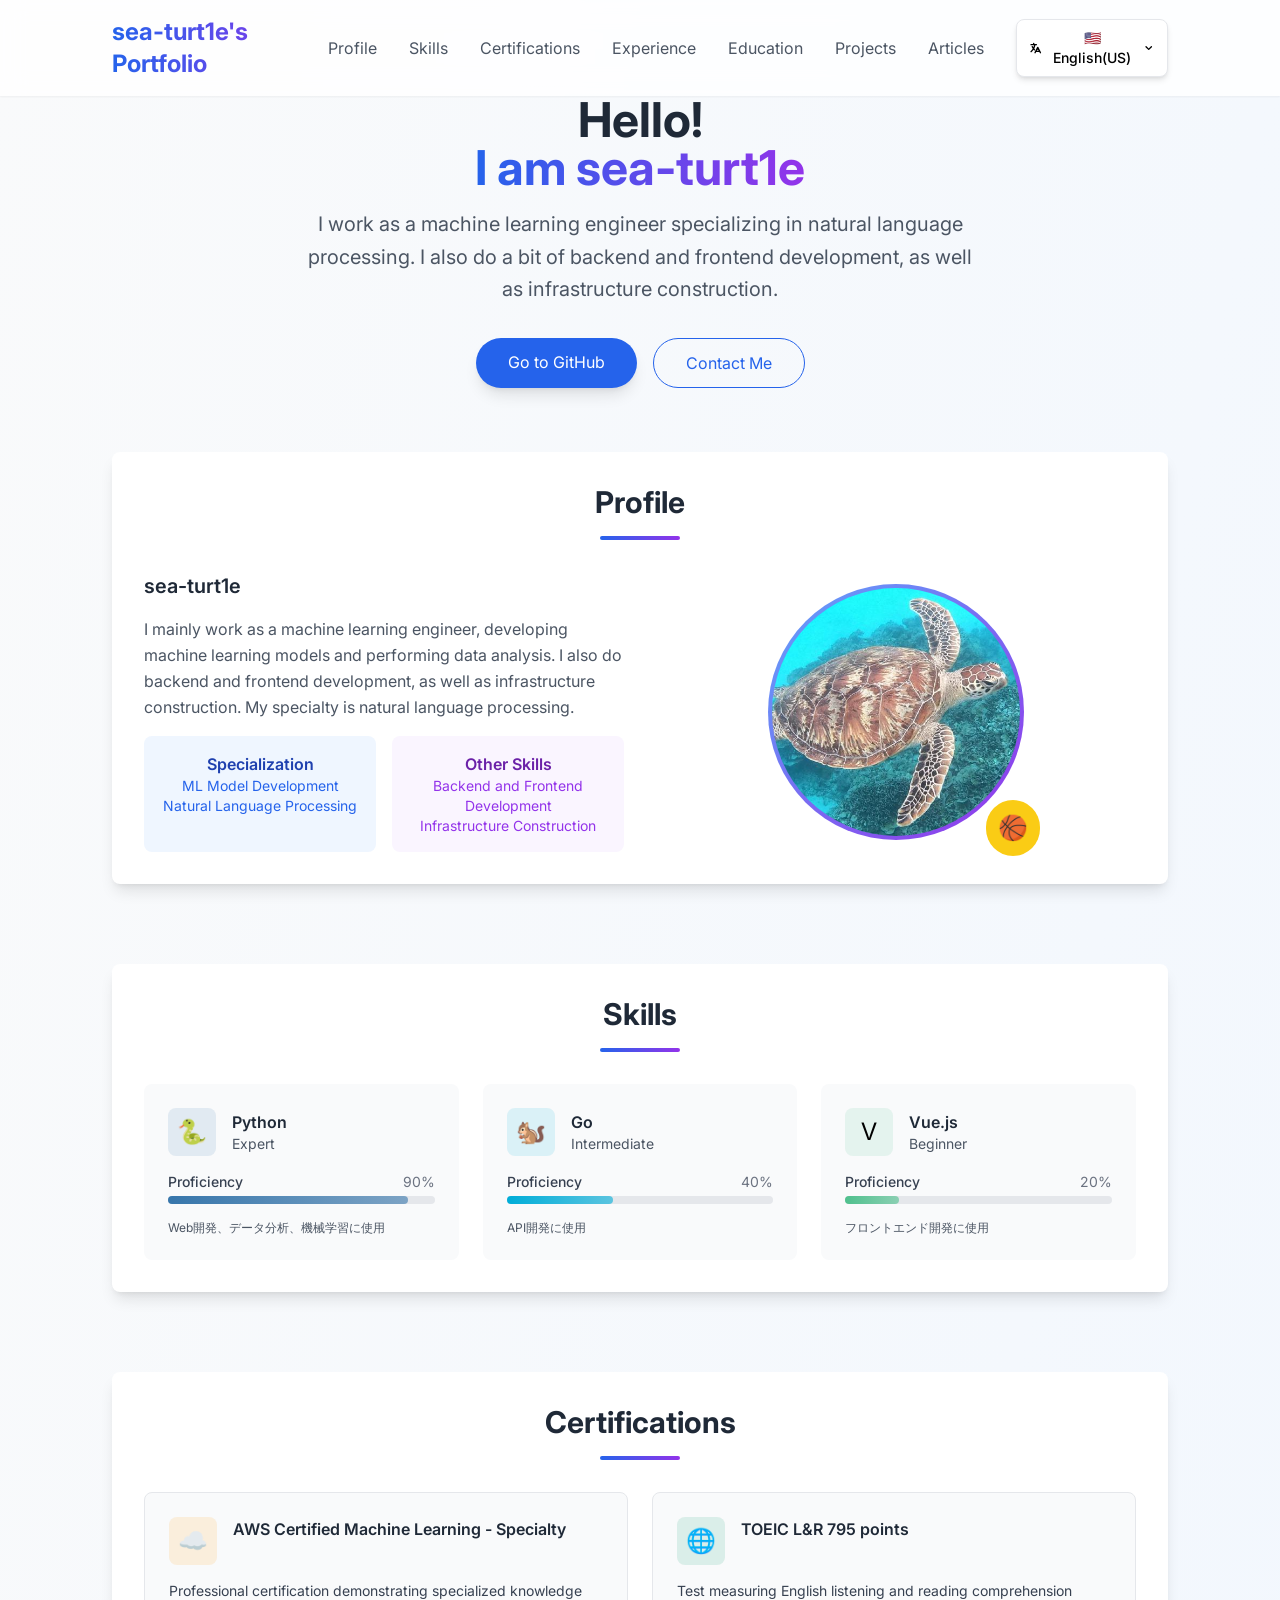
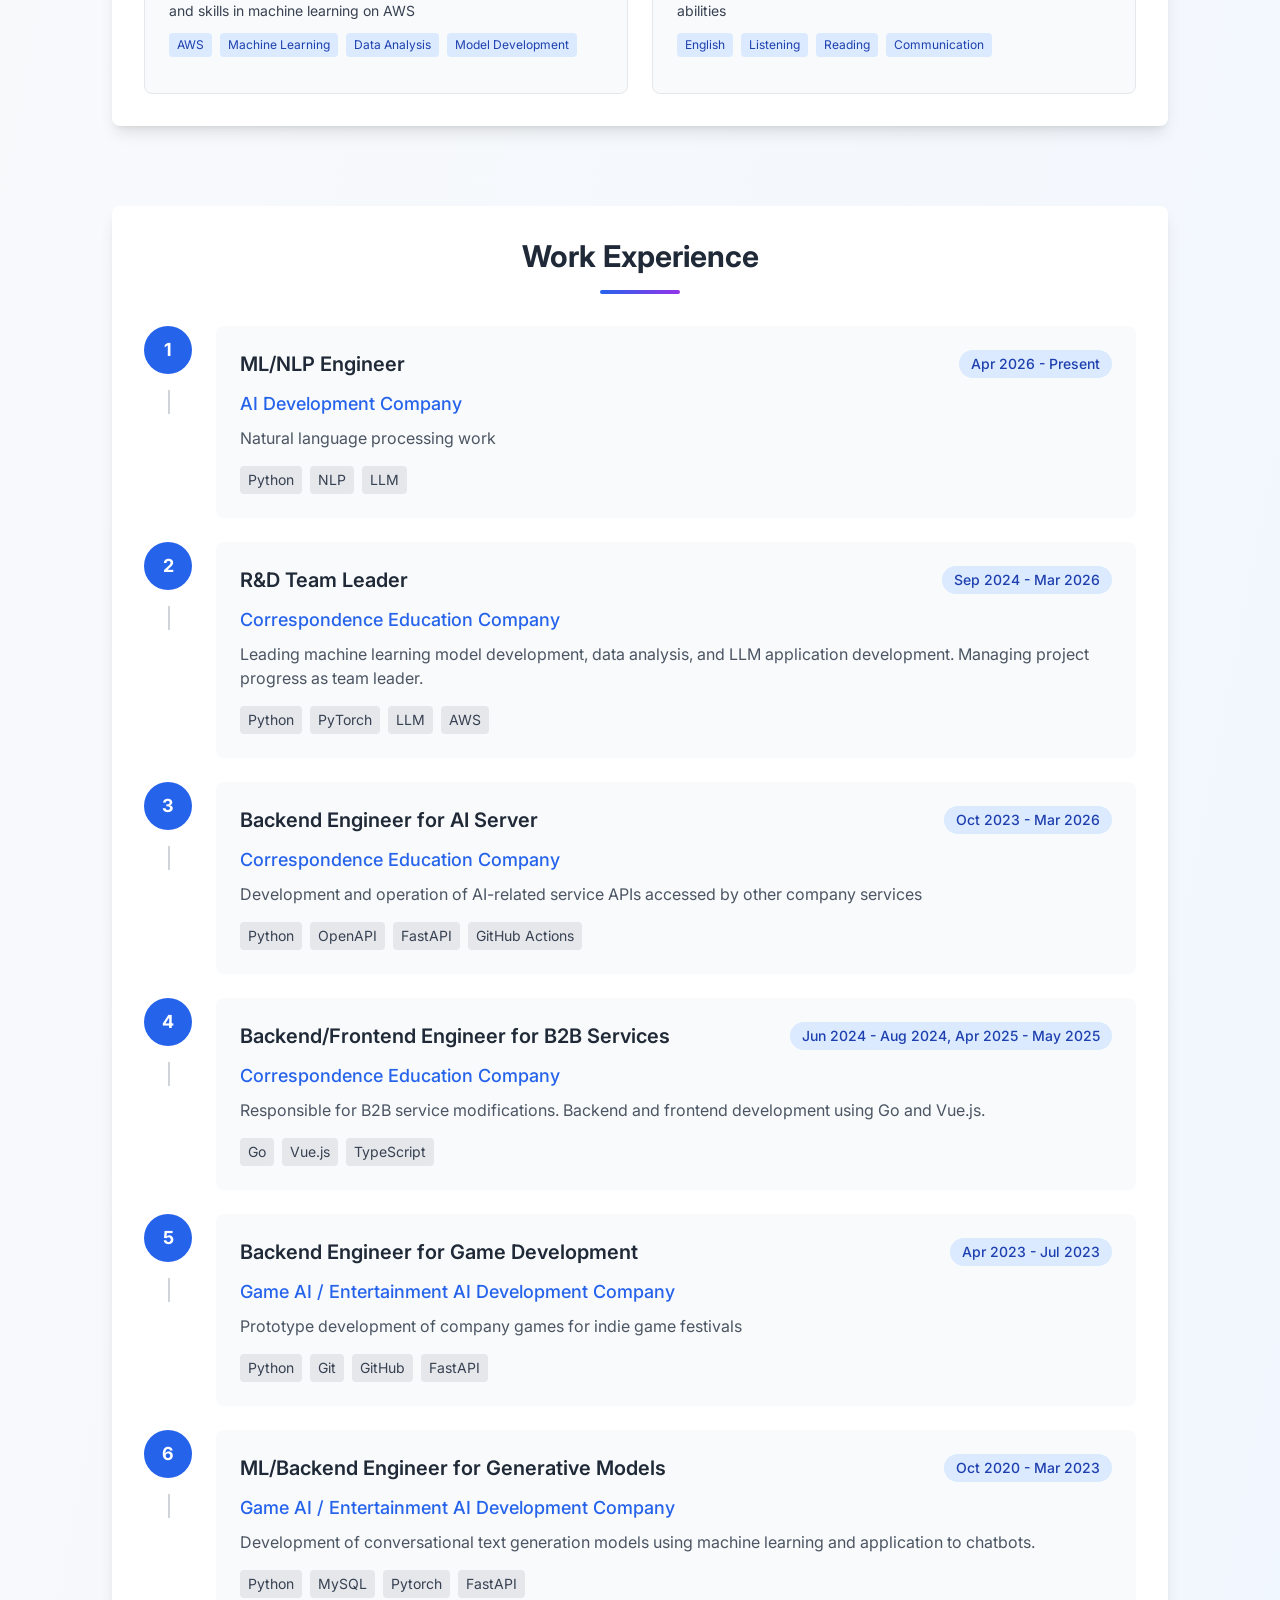
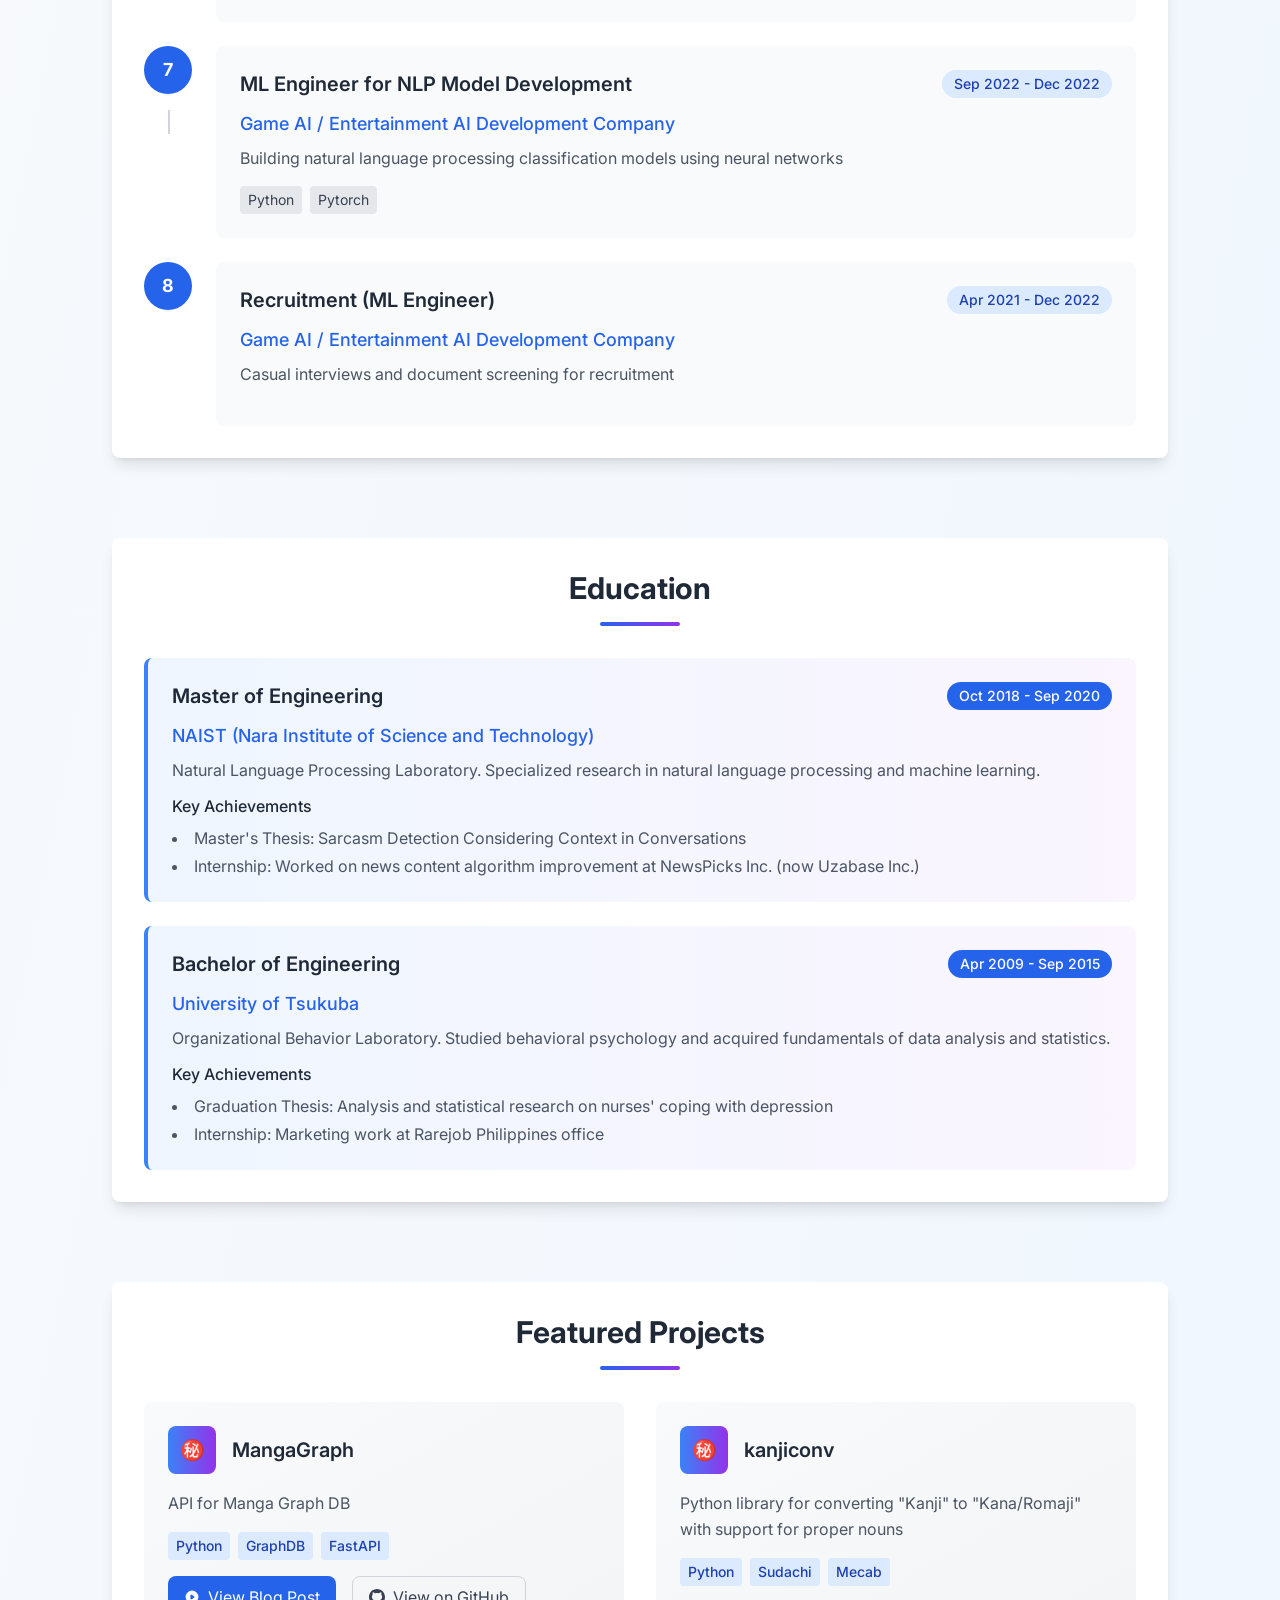
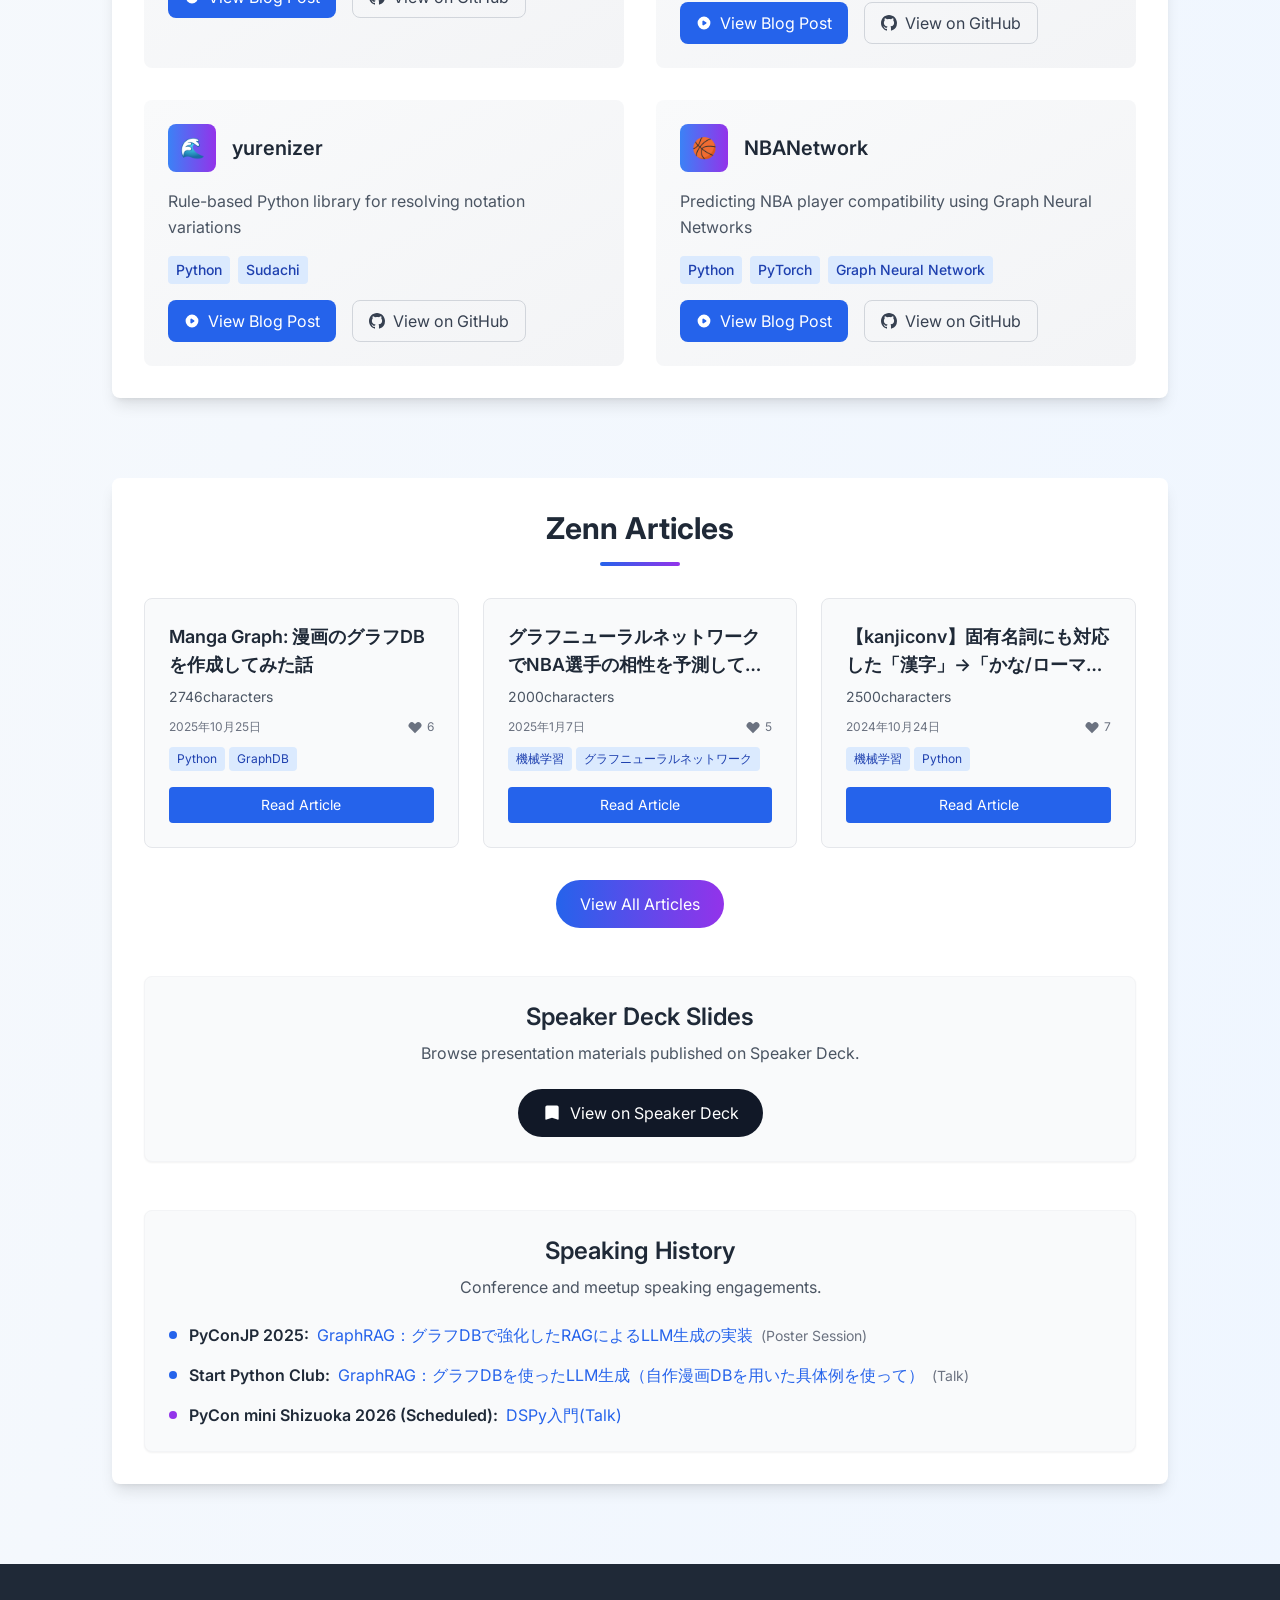
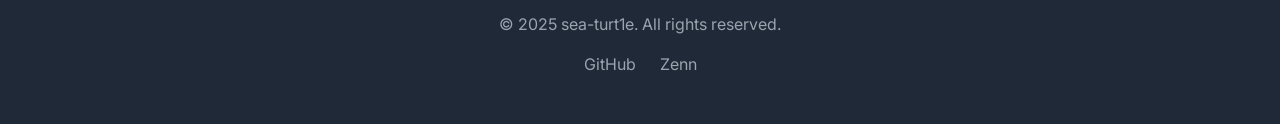
<file: index.html>
<!doctype html><html lang=""><head><meta charset="utf-8"><meta http-equiv="X-UA-Compatible" content="IE=edge"><meta name="viewport" content="width=device-width,initial-scale=1"><link rel="icon" href="/favicon.ico"><title>sea-turt1e's Portfolio</title><script defer="defer" src="/js/chunk-vendors.dd2566d1.js"></script><script defer="defer" src="/js/app.f75a1af8.js"></script><link href="/css/app.394651d8.css" rel="stylesheet"></head><body><noscript><strong>We're sorry but sea-turt1e's Portfolio doesn't work properly without JavaScript enabled. Please enable it to continue.</strong></noscript><div id="app"></div></body></html>
</file>
<file: css/app.394651d8.css>
@import url(https://fonts.googleapis.com/css2?family=Inter:wght@300;400;500;600;700&display=swap);.line-clamp-2[data-v-d88971d0]{-webkit-line-clamp:2;line-clamp:2}.line-clamp-2[data-v-d88971d0],.line-clamp-3[data-v-d88971d0]{display:-webkit-box;-webkit-box-orient:vertical;overflow:hidden}.line-clamp-3[data-v-d88971d0]{-webkit-line-clamp:3;line-clamp:3}*,:after,:before{--tw-border-spacing-x:0;--tw-border-spacing-y:0;--tw-translate-x:0;--tw-translate-y:0;--tw-rotate:0;--tw-skew-x:0;--tw-skew-y:0;--tw-scale-x:1;--tw-scale-y:1;--tw-pan-x: ;--tw-pan-y: ;--tw-pinch-zoom: ;--tw-scroll-snap-strictness:proximity;--tw-gradient-from-position: ;--tw-gradient-via-position: ;--tw-gradient-to-position: ;--tw-ordinal: ;--tw-slashed-zero: ;--tw-numeric-figure: ;--tw-numeric-spacing: ;--tw-numeric-fraction: ;--tw-ring-inset: ;--tw-ring-offset-width:0px;--tw-ring-offset-color:#fff;--tw-ring-color:rgba(59,130,246,.5);--tw-ring-offset-shadow:0 0 #0000;--tw-ring-shadow:0 0 #0000;--tw-shadow:0 0 #0000;--tw-shadow-colored:0 0 #0000;--tw-blur: ;--tw-brightness: ;--tw-contrast: ;--tw-grayscale: ;--tw-hue-rotate: ;--tw-invert: ;--tw-saturate: ;--tw-sepia: ;--tw-drop-shadow: ;--tw-backdrop-blur: ;--tw-backdrop-brightness: ;--tw-backdrop-contrast: ;--tw-backdrop-grayscale: ;--tw-backdrop-hue-rotate: ;--tw-backdrop-invert: ;--tw-backdrop-opacity: ;--tw-backdrop-saturate: ;--tw-backdrop-sepia: ;--tw-contain-size: ;--tw-contain-layout: ;--tw-contain-paint: ;--tw-contain-style: }::backdrop{--tw-border-spacing-x:0;--tw-border-spacing-y:0;--tw-translate-x:0;--tw-translate-y:0;--tw-rotate:0;--tw-skew-x:0;--tw-skew-y:0;--tw-scale-x:1;--tw-scale-y:1;--tw-pan-x: ;--tw-pan-y: ;--tw-pinch-zoom: ;--tw-scroll-snap-strictness:proximity;--tw-gradient-from-position: ;--tw-gradient-via-position: ;--tw-gradient-to-position: ;--tw-ordinal: ;--tw-slashed-zero: ;--tw-numeric-figure: ;--tw-numeric-spacing: ;--tw-numeric-fraction: ;--tw-ring-inset: ;--tw-ring-offset-width:0px;--tw-ring-offset-color:#fff;--tw-ring-color:rgba(59,130,246,.5);--tw-ring-offset-shadow:0 0 #0000;--tw-ring-shadow:0 0 #0000;--tw-shadow:0 0 #0000;--tw-shadow-colored:0 0 #0000;--tw-blur: ;--tw-brightness: ;--tw-contrast: ;--tw-grayscale: ;--tw-hue-rotate: ;--tw-invert: ;--tw-saturate: ;--tw-sepia: ;--tw-drop-shadow: ;--tw-backdrop-blur: ;--tw-backdrop-brightness: ;--tw-backdrop-contrast: ;--tw-backdrop-grayscale: ;--tw-backdrop-hue-rotate: ;--tw-backdrop-invert: ;--tw-backdrop-opacity: ;--tw-backdrop-saturate: ;--tw-backdrop-sepia: ;--tw-contain-size: ;--tw-contain-layout: ;--tw-contain-paint: ;--tw-contain-style: }/*
! tailwindcss v3.4.17 | MIT License | https://tailwindcss.com
*/*,:after,:before{box-sizing:border-box;border-width:0;border-style:solid;border-color:#e5e7eb}:after,:before{--tw-content:""}:host,html{line-height:1.5;-webkit-text-size-adjust:100%;-moz-tab-size:4;-o-tab-size:4;tab-size:4;font-family:Inter,system-ui,sans-serif;font-feature-settings:normal;font-variation-settings:normal;-webkit-tap-highlight-color:transparent}body{line-height:inherit}hr{height:0;color:inherit;border-top-width:1px}abbr:where([title]){-webkit-text-decoration:underline dotted;text-decoration:underline dotted}h1,h2,h3,h4,h5,h6{font-size:inherit;font-weight:inherit}a{color:inherit;text-decoration:inherit}b,strong{font-weight:bolder}code,kbd,pre,samp{font-family:ui-monospace,SFMono-Regular,Menlo,Monaco,Consolas,Liberation Mono,Courier New,monospace;font-feature-settings:normal;font-variation-settings:normal;font-size:1em}small{font-size:80%}sub,sup{font-size:75%;line-height:0;position:relative;vertical-align:baseline}sub{bottom:-.25em}sup{top:-.5em}table{text-indent:0;border-color:inherit;border-collapse:collapse}button,input,optgroup,select,textarea{font-family:inherit;font-feature-settings:inherit;font-variation-settings:inherit;font-size:100%;font-weight:inherit;line-height:inherit;letter-spacing:inherit;color:inherit;margin:0;padding:0}button,select{text-transform:none}button,input:where([type=button]),input:where([type=reset]),input:where([type=submit]){-webkit-appearance:button;background-color:transparent;background-image:none}:-moz-focusring{outline:auto}:-moz-ui-invalid{box-shadow:none}progress{vertical-align:baseline}::-webkit-inner-spin-button,::-webkit-outer-spin-button{height:auto}[type=search]{-webkit-appearance:textfield;outline-offset:-2px}::-webkit-search-decoration{-webkit-appearance:none}::-webkit-file-upload-button{-webkit-appearance:button;font:inherit}summary{display:list-item}blockquote,dd,dl,figure,h1,h2,h3,h4,h5,h6,hr,p,pre{margin:0}fieldset{margin:0}fieldset,legend{padding:0}menu,ol,ul{list-style:none;margin:0;padding:0}dialog{padding:0}textarea{resize:vertical}input::-moz-placeholder,textarea::-moz-placeholder{opacity:1;color:#9ca3af}input::placeholder,textarea::placeholder{opacity:1;color:#9ca3af}[role=button],button{cursor:pointer}:disabled{cursor:default}audio,canvas,embed,iframe,img,object,svg,video{display:block;vertical-align:middle}img,video{max-width:100%;height:auto}[hidden]:where(:not([hidden=until-found])){display:none}.fixed{position:fixed}.absolute{position:absolute}.relative{position:relative}.-bottom-4{bottom:-1rem}.-right-4{right:-1rem}.left-6{left:1.5rem}.right-0{right:0}.top-0{top:0}.top-16{top:4rem}.z-50{z-index:50}.mx-auto{margin-left:auto;margin-right:auto}.mb-1{margin-bottom:.25rem}.mb-2{margin-bottom:.5rem}.mb-3{margin-bottom:.75rem}.mb-4{margin-bottom:1rem}.mb-6{margin-bottom:1.5rem}.mb-8{margin-bottom:2rem}.ml-1{margin-left:.25rem}.mr-1{margin-right:.25rem}.mr-2{margin-right:.5rem}.mr-4{margin-right:1rem}.mr-6{margin-right:1.5rem}.mt-12{margin-top:3rem}.mt-2{margin-top:.5rem}.mt-20{margin-top:5rem}.mt-4{margin-top:1rem}.mt-6{margin-top:1.5rem}.mt-8{margin-top:2rem}.line-clamp-2{-webkit-line-clamp:2}.line-clamp-2,.line-clamp-3{overflow:hidden;display:-webkit-box;-webkit-box-orient:vertical}.line-clamp-3{-webkit-line-clamp:3}.inline-block{display:inline-block}.flex{display:flex}.inline-flex{display:inline-flex}.grid{display:grid}.contents{display:contents}.hidden{display:none}.h-1{height:.25rem}.h-12{height:3rem}.h-2{height:.5rem}.h-4{height:1rem}.h-5{height:1.25rem}.h-6{height:1.5rem}.h-64{height:16rem}.h-8{height:2rem}.h-full{height:100%}.min-h-screen{min-height:100vh}.w-0\.5{width:.125rem}.w-12{width:3rem}.w-2{width:.5rem}.w-20{width:5rem}.w-32{width:8rem}.w-4{width:1rem}.w-5{width:1.25rem}.w-64{width:16rem}.w-8{width:2rem}.w-full{width:100%}.max-w-2xl{max-width:42rem}.max-w-6xl{max-width:72rem}.flex-1{flex:1 1 0%}.flex-shrink-0{flex-shrink:0}.rotate-180{--tw-rotate:180deg;transform:translate(var(--tw-translate-x),var(--tw-translate-y)) rotate(var(--tw-rotate)) skewX(var(--tw-skew-x)) skewY(var(--tw-skew-y)) scaleX(var(--tw-scale-x)) scaleY(var(--tw-scale-y))}@keyframes spin{to{transform:rotate(1turn)}}.animate-spin{animation:spin 1s linear infinite}.cursor-pointer{cursor:pointer}.list-inside{list-style-position:inside}.list-disc{list-style-type:disc}.grid-cols-2{grid-template-columns:repeat(2,minmax(0,1fr))}.flex-col{flex-direction:column}.flex-wrap{flex-wrap:wrap}.items-start{align-items:flex-start}.items-center{align-items:center}.justify-center{justify-content:center}.justify-between{justify-content:space-between}.gap-1{gap:.25rem}.gap-2{gap:.5rem}.gap-3{gap:.75rem}.gap-4{gap:1rem}.gap-6{gap:1.5rem}.gap-8{gap:2rem}.space-x-2>:not([hidden])~:not([hidden]){--tw-space-x-reverse:0;margin-right:calc(.5rem*var(--tw-space-x-reverse));margin-left:calc(.5rem*(1 - var(--tw-space-x-reverse)))}.space-x-4>:not([hidden])~:not([hidden]){--tw-space-x-reverse:0;margin-right:calc(1rem*var(--tw-space-x-reverse));margin-left:calc(1rem*(1 - var(--tw-space-x-reverse)))}.space-x-6>:not([hidden])~:not([hidden]){--tw-space-x-reverse:0;margin-right:calc(1.5rem*var(--tw-space-x-reverse));margin-left:calc(1.5rem*(1 - var(--tw-space-x-reverse)))}.space-x-8>:not([hidden])~:not([hidden]){--tw-space-x-reverse:0;margin-right:calc(2rem*var(--tw-space-x-reverse));margin-left:calc(2rem*(1 - var(--tw-space-x-reverse)))}.space-y-1>:not([hidden])~:not([hidden]){--tw-space-y-reverse:0;margin-top:calc(.25rem*(1 - var(--tw-space-y-reverse)));margin-bottom:calc(.25rem*var(--tw-space-y-reverse))}.space-y-20>:not([hidden])~:not([hidden]){--tw-space-y-reverse:0;margin-top:calc(5rem*(1 - var(--tw-space-y-reverse)));margin-bottom:calc(5rem*var(--tw-space-y-reverse))}.space-y-4>:not([hidden])~:not([hidden]){--tw-space-y-reverse:0;margin-top:calc(1rem*(1 - var(--tw-space-y-reverse)));margin-bottom:calc(1rem*var(--tw-space-y-reverse))}.space-y-6>:not([hidden])~:not([hidden]){--tw-space-y-reverse:0;margin-top:calc(1.5rem*(1 - var(--tw-space-y-reverse)));margin-bottom:calc(1.5rem*var(--tw-space-y-reverse))}.overflow-hidden{overflow:hidden}.whitespace-pre-line{white-space:pre-line}.rounded{border-radius:.25rem}.rounded-full{border-radius:9999px}.rounded-lg{border-radius:.5rem}.border{border-width:1px}.border-b-2{border-bottom-width:2px}.border-l-4{border-left-width:4px}.border-blue-500{--tw-border-opacity:1;border-color:rgb(59 130 246/var(--tw-border-opacity,1))}.border-blue-600{--tw-border-opacity:1;border-color:rgb(37 99 235/var(--tw-border-opacity,1))}.border-gray-100{--tw-border-opacity:1;border-color:rgb(243 244 246/var(--tw-border-opacity,1))}.border-gray-300{--tw-border-opacity:1;border-color:rgb(209 213 219/var(--tw-border-opacity,1))}.bg-blue-100{--tw-bg-opacity:1;background-color:rgb(219 234 254/var(--tw-bg-opacity,1))}.bg-blue-50{--tw-bg-opacity:1;background-color:rgb(239 246 255/var(--tw-bg-opacity,1))}.bg-blue-600{--tw-bg-opacity:1;background-color:rgb(37 99 235/var(--tw-bg-opacity,1))}.bg-gray-200{--tw-bg-opacity:1;background-color:rgb(229 231 235/var(--tw-bg-opacity,1))}.bg-gray-300{--tw-bg-opacity:1;background-color:rgb(209 213 219/var(--tw-bg-opacity,1))}.bg-gray-50{--tw-bg-opacity:1;background-color:rgb(249 250 251/var(--tw-bg-opacity,1))}.bg-gray-800{--tw-bg-opacity:1;background-color:rgb(31 41 55/var(--tw-bg-opacity,1))}.bg-gray-900{--tw-bg-opacity:1;background-color:rgb(17 24 39/var(--tw-bg-opacity,1))}.bg-purple-50{--tw-bg-opacity:1;background-color:rgb(250 245 255/var(--tw-bg-opacity,1))}.bg-purple-600{--tw-bg-opacity:1;background-color:rgb(147 51 234/var(--tw-bg-opacity,1))}.bg-white{--tw-bg-opacity:1;background-color:rgb(255 255 255/var(--tw-bg-opacity,1))}.bg-white\/80{background-color:hsla(0,0%,100%,.8)}.bg-yellow-400{--tw-bg-opacity:1;background-color:rgb(250 204 21/var(--tw-bg-opacity,1))}.bg-gradient-to-br{background-image:linear-gradient(to bottom right,var(--tw-gradient-stops))}.bg-gradient-to-r{background-image:linear-gradient(to right,var(--tw-gradient-stops))}.from-blue-400{--tw-gradient-from:#60a5fa var(--tw-gradient-from-position);--tw-gradient-to:rgba(96,165,250,0) var(--tw-gradient-to-position);--tw-gradient-stops:var(--tw-gradient-from),var(--tw-gradient-to)}.from-blue-50{--tw-gradient-from:#eff6ff var(--tw-gradient-from-position);--tw-gradient-to:rgba(239,246,255,0) var(--tw-gradient-to-position);--tw-gradient-stops:var(--tw-gradient-from),var(--tw-gradient-to)}.from-blue-500{--tw-gradient-from:#3b82f6 var(--tw-gradient-from-position);--tw-gradient-to:rgba(59,130,246,0) var(--tw-gradient-to-position);--tw-gradient-stops:var(--tw-gradient-from),var(--tw-gradient-to)}.from-blue-600{--tw-gradient-from:#2563eb var(--tw-gradient-from-position);--tw-gradient-to:rgba(37,99,235,0) var(--tw-gradient-to-position);--tw-gradient-stops:var(--tw-gradient-from),var(--tw-gradient-to)}.from-gray-50{--tw-gradient-from:#f9fafb var(--tw-gradient-from-position);--tw-gradient-to:rgba(249,250,251,0) var(--tw-gradient-to-position);--tw-gradient-stops:var(--tw-gradient-from),var(--tw-gradient-to)}.to-blue-50{--tw-gradient-to:#eff6ff var(--tw-gradient-to-position)}.to-gray-100{--tw-gradient-to:#f3f4f6 var(--tw-gradient-to-position)}.to-purple-50{--tw-gradient-to:#faf5ff var(--tw-gradient-to-position)}.to-purple-600{--tw-gradient-to:#9333ea var(--tw-gradient-to-position)}.object-cover{-o-object-fit:cover;object-fit:cover}.p-1{padding:.25rem}.p-3{padding:.75rem}.p-4{padding:1rem}.p-6{padding:1.5rem}.p-8{padding:2rem}.px-2{padding-left:.5rem;padding-right:.5rem}.px-3{padding-left:.75rem;padding-right:.75rem}.px-4{padding-left:1rem;padding-right:1rem}.px-6{padding-left:1.5rem;padding-right:1.5rem}.px-8{padding-left:2rem;padding-right:2rem}.py-1{padding-top:.25rem;padding-bottom:.25rem}.py-12{padding-top:3rem;padding-bottom:3rem}.py-2{padding-top:.5rem;padding-bottom:.5rem}.py-3{padding-top:.75rem;padding-bottom:.75rem}.py-4{padding-top:1rem;padding-bottom:1rem}.py-8{padding-top:2rem;padding-bottom:2rem}.pb-16{padding-bottom:4rem}.pt-24{padding-top:6rem}.text-left{text-align:left}.text-center{text-align:center}.text-2xl{font-size:1.5rem;line-height:2rem}.text-3xl{font-size:1.875rem;line-height:2.25rem}.text-5xl{font-size:3rem;line-height:1}.text-lg{font-size:1.125rem;line-height:1.75rem}.text-sm{font-size:.875rem;line-height:1.25rem}.text-xl{font-size:1.25rem;line-height:1.75rem}.text-xs{font-size:.75rem;line-height:1rem}.font-bold{font-weight:700}.font-medium{font-weight:500}.font-semibold{font-weight:600}.leading-relaxed{line-height:1.625}.text-blue-600{--tw-text-opacity:1;color:rgb(37 99 235/var(--tw-text-opacity,1))}.text-blue-800{--tw-text-opacity:1;color:rgb(30 64 175/var(--tw-text-opacity,1))}.text-gray-400{--tw-text-opacity:1;color:rgb(156 163 175/var(--tw-text-opacity,1))}.text-gray-500{--tw-text-opacity:1;color:rgb(107 114 128/var(--tw-text-opacity,1))}.text-gray-600{--tw-text-opacity:1;color:rgb(75 85 99/var(--tw-text-opacity,1))}.text-gray-700{--tw-text-opacity:1;color:rgb(55 65 81/var(--tw-text-opacity,1))}.text-gray-800{--tw-text-opacity:1;color:rgb(31 41 55/var(--tw-text-opacity,1))}.text-green-600{--tw-text-opacity:1;color:rgb(22 163 74/var(--tw-text-opacity,1))}.text-orange-600{--tw-text-opacity:1;color:rgb(234 88 12/var(--tw-text-opacity,1))}.text-purple-600{--tw-text-opacity:1;color:rgb(147 51 234/var(--tw-text-opacity,1))}.text-purple-800{--tw-text-opacity:1;color:rgb(107 33 168/var(--tw-text-opacity,1))}.text-red-600{--tw-text-opacity:1;color:rgb(220 38 38/var(--tw-text-opacity,1))}.text-transparent{color:transparent}.text-white{--tw-text-opacity:1;color:rgb(255 255 255/var(--tw-text-opacity,1))}.underline{text-decoration-line:underline}.no-underline{text-decoration-line:none}.shadow-lg{--tw-shadow:0 10px 15px -3px rgba(0,0,0,.1),0 4px 6px -4px rgba(0,0,0,.1);--tw-shadow-colored:0 10px 15px -3px var(--tw-shadow-color),0 4px 6px -4px var(--tw-shadow-color)}.shadow-lg,.shadow-md{box-shadow:var(--tw-ring-offset-shadow,0 0 #0000),var(--tw-ring-shadow,0 0 #0000),var(--tw-shadow)}.shadow-md{--tw-shadow:0 4px 6px -1px rgba(0,0,0,.1),0 2px 4px -2px rgba(0,0,0,.1);--tw-shadow-colored:0 4px 6px -1px var(--tw-shadow-color),0 2px 4px -2px var(--tw-shadow-color)}.shadow-sm{--tw-shadow:0 1px 2px 0 rgba(0,0,0,.05);--tw-shadow-colored:0 1px 2px 0 var(--tw-shadow-color);box-shadow:var(--tw-ring-offset-shadow,0 0 #0000),var(--tw-ring-shadow,0 0 #0000),var(--tw-shadow)}.backdrop-blur-md{--tw-backdrop-blur:blur(12px);backdrop-filter:var(--tw-backdrop-blur) var(--tw-backdrop-brightness) var(--tw-backdrop-contrast) var(--tw-backdrop-grayscale) var(--tw-backdrop-hue-rotate) var(--tw-backdrop-invert) var(--tw-backdrop-opacity) var(--tw-backdrop-saturate) var(--tw-backdrop-sepia)}.transition-all{transition-property:all;transition-timing-function:cubic-bezier(.4,0,.2,1);transition-duration:.15s}.transition-colors{transition-property:color,background-color,border-color,text-decoration-color,fill,stroke;transition-timing-function:cubic-bezier(.4,0,.2,1);transition-duration:.15s}.transition-shadow{transition-property:box-shadow;transition-timing-function:cubic-bezier(.4,0,.2,1);transition-duration:.15s}.transition-transform{transition-property:transform;transition-timing-function:cubic-bezier(.4,0,.2,1);transition-duration:.15s}.duration-300{transition-duration:.3s}.duration-700{transition-duration:.7s}.ease-out{transition-timing-function:cubic-bezier(0,0,.2,1)}body{margin:0;font-family:Inter,Arial,sans-serif}html{scroll-behavior:smooth}::-webkit-scrollbar{width:8px}::-webkit-scrollbar-track{background:#f1f5f9}::-webkit-scrollbar-thumb{background:#cbd5e1;border-radius:4px}::-webkit-scrollbar-thumb:hover{background:#94a3b8}@keyframes slideInUp{0%{opacity:0;transform:translateY(30px)}to{opacity:1;transform:translateY(0)}}.animate-slide-in-up{animation:slideInUp .6s ease-out forwards}.bg-clip-text{-webkit-background-clip:text;background-clip:text}.hover-lift{transition:transform .3s ease,box-shadow .3s ease}.hover-lift:hover{transform:translateY(-5px);box-shadow:0 20px 25px -5px rgba(0,0,0,.1),0 10px 10px -5px rgba(0,0,0,.04)}.first\:rounded-t-lg:first-child{border-top-left-radius:.5rem;border-top-right-radius:.5rem}.last\:rounded-b-lg:last-child{border-bottom-right-radius:.5rem;border-bottom-left-radius:.5rem}.hover\:-translate-y-1:hover{--tw-translate-y:-0.25rem}.hover\:-translate-y-1:hover,.hover\:transform:hover{transform:translate(var(--tw-translate-x),var(--tw-translate-y)) rotate(var(--tw-rotate)) skewX(var(--tw-skew-x)) skewY(var(--tw-skew-y)) scaleX(var(--tw-scale-x)) scaleY(var(--tw-scale-y))}.hover\:bg-blue-600:hover{--tw-bg-opacity:1;background-color:rgb(37 99 235/var(--tw-bg-opacity,1))}.hover\:bg-blue-700:hover{--tw-bg-opacity:1;background-color:rgb(29 78 216/var(--tw-bg-opacity,1))}.hover\:bg-gray-50:hover{--tw-bg-opacity:1;background-color:rgb(249 250 251/var(--tw-bg-opacity,1))}.hover\:bg-gray-800:hover{--tw-bg-opacity:1;background-color:rgb(31 41 55/var(--tw-bg-opacity,1))}.hover\:text-blue-600:hover{--tw-text-opacity:1;color:rgb(37 99 235/var(--tw-text-opacity,1))}.hover\:text-blue-800:hover{--tw-text-opacity:1;color:rgb(30 64 175/var(--tw-text-opacity,1))}.hover\:text-white:hover{--tw-text-opacity:1;color:rgb(255 255 255/var(--tw-text-opacity,1))}.hover\:underline:hover{text-decoration-line:underline}.hover\:shadow-lg:hover{--tw-shadow:0 10px 15px -3px rgba(0,0,0,.1),0 4px 6px -4px rgba(0,0,0,.1);--tw-shadow-colored:0 10px 15px -3px var(--tw-shadow-color),0 4px 6px -4px var(--tw-shadow-color)}.hover\:shadow-lg:hover,.hover\:shadow-md:hover{box-shadow:var(--tw-ring-offset-shadow,0 0 #0000),var(--tw-ring-shadow,0 0 #0000),var(--tw-shadow)}.hover\:shadow-md:hover{--tw-shadow:0 4px 6px -1px rgba(0,0,0,.1),0 2px 4px -2px rgba(0,0,0,.1);--tw-shadow-colored:0 4px 6px -1px var(--tw-shadow-color),0 2px 4px -2px var(--tw-shadow-color)}@media (min-width:640px){.sm\:px-8{padding-left:2rem;padding-right:2rem}}@media (min-width:768px){.md\:flex{display:flex}.md\:grid-cols-2{grid-template-columns:repeat(2,minmax(0,1fr))}.md\:flex-row{flex-direction:row}.md\:items-center{align-items:center}.md\:justify-between{justify-content:space-between}.md\:text-left{text-align:left}}@media (min-width:1024px){.lg\:grid-cols-3{grid-template-columns:repeat(3,minmax(0,1fr))}.lg\:px-12{padding-left:3rem;padding-right:3rem}}
</file>
